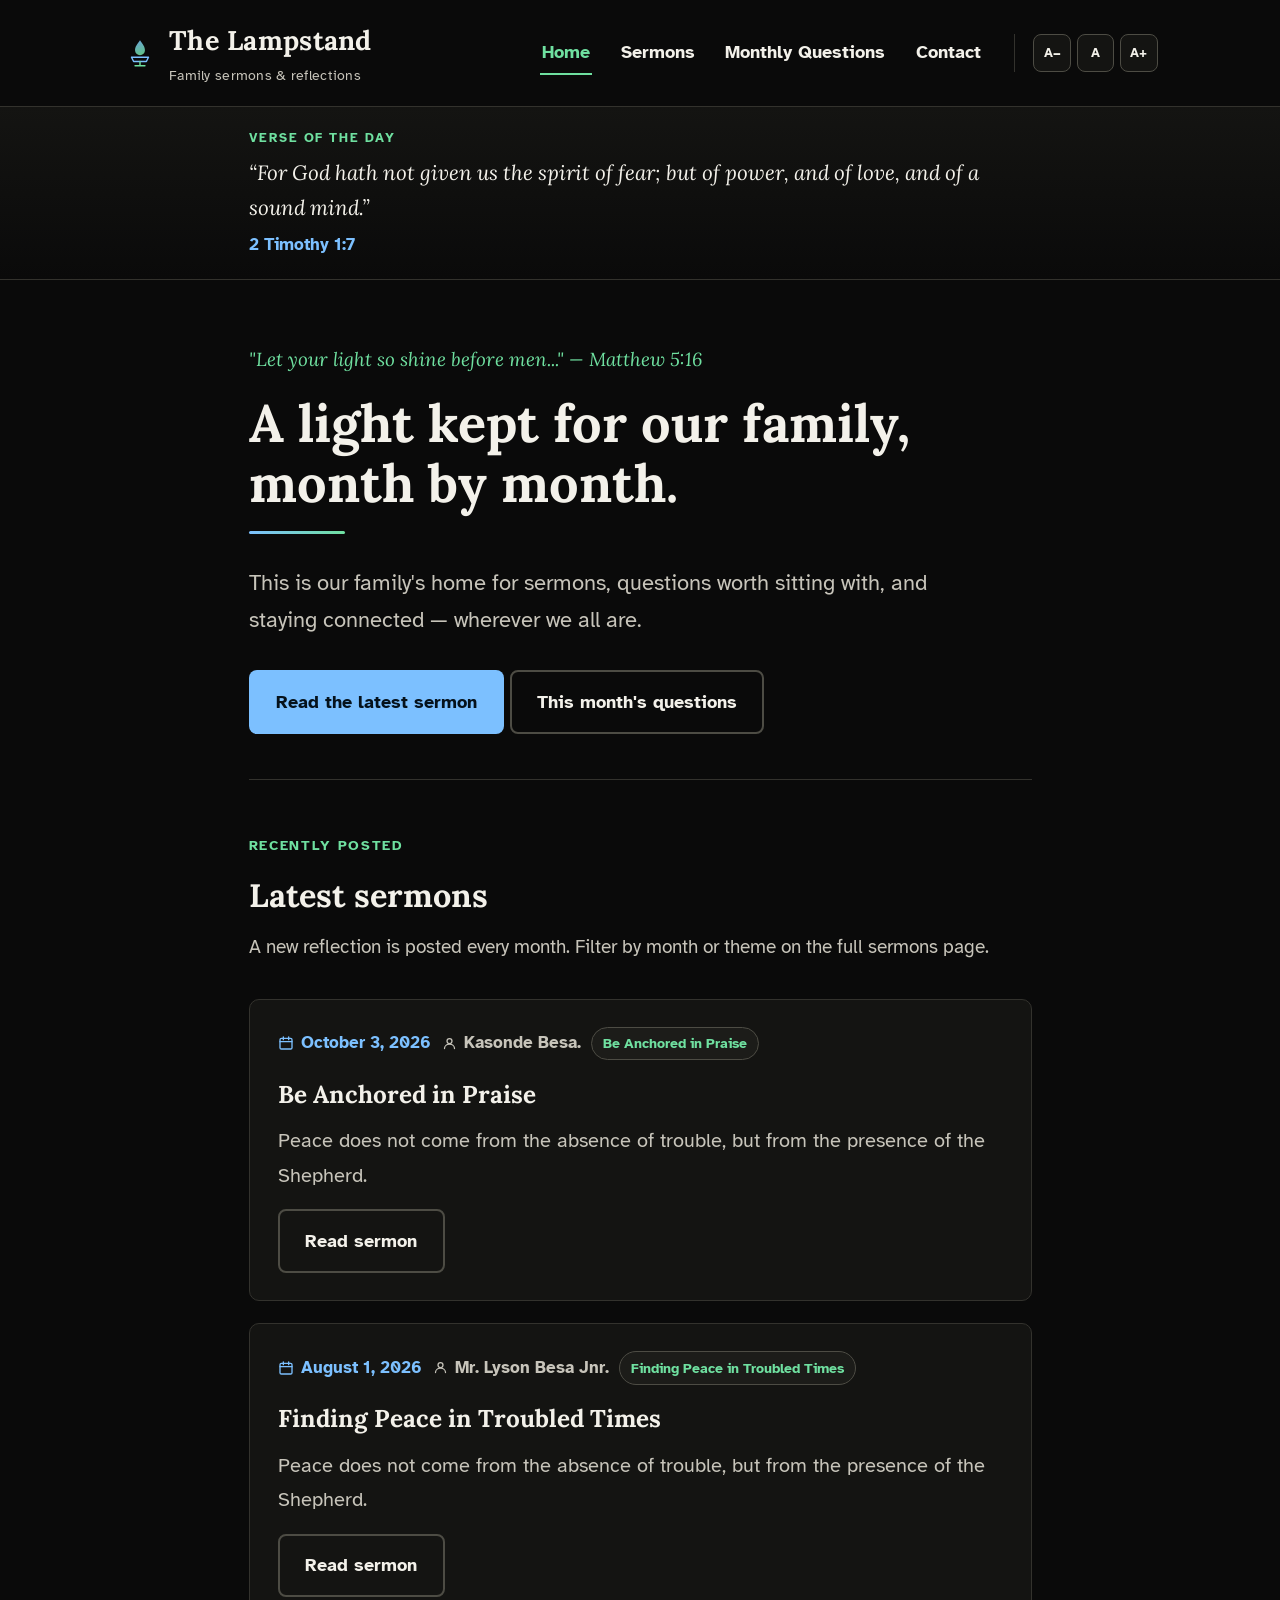
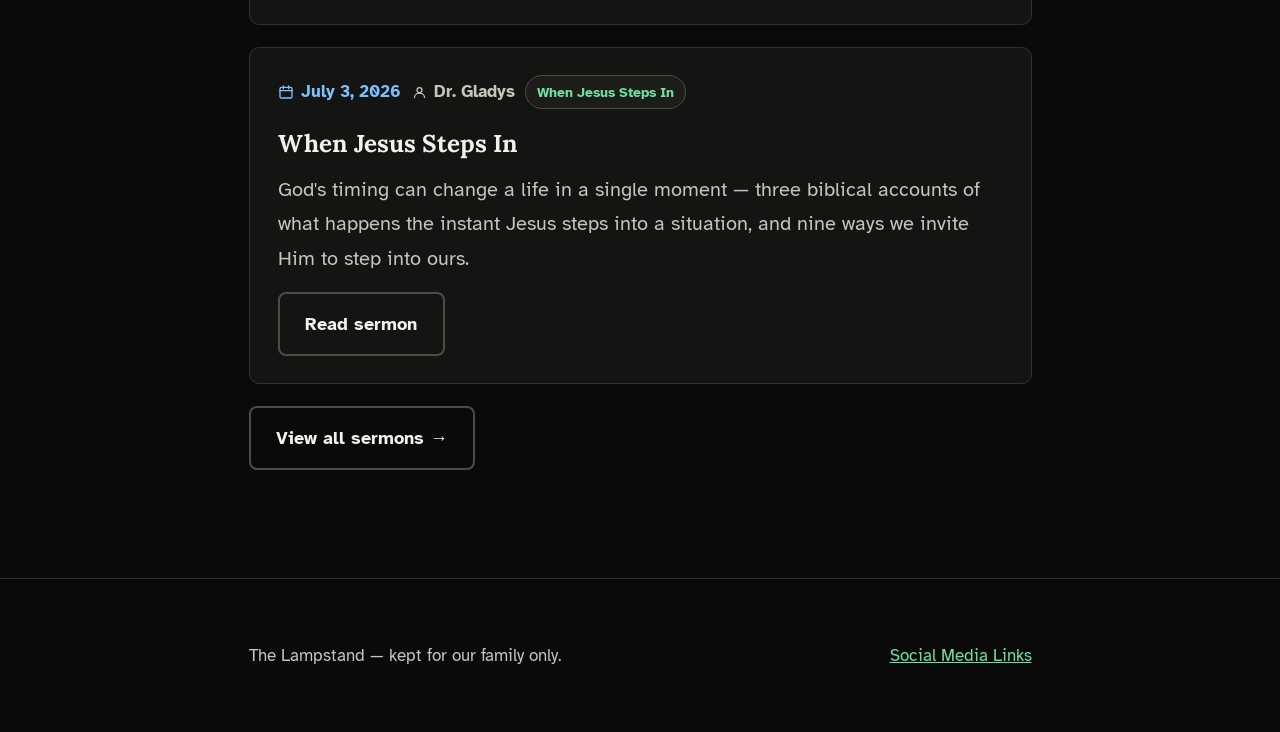
<file: index.html>
<!DOCTYPE html>
<html lang="en">
<head>
<meta charset="UTF-8" />
<meta name="viewport" content="width=device-width, initial-scale=1.0" />
<title>The Lampstand — Family Sermons &amp; Reflections</title>
<meta name="description" content="Monthly family sermons, reflection questions, and a place to stay connected in faith together." />
<link rel="preconnect" href="https://fonts.googleapis.com">
<link rel="preconnect" href="https://fonts.gstatic.com" crossorigin>
<link href="https://fonts.googleapis.com/css2?family=Atkinson+Hyperlegible:ital,wght@0,400;0,700;1,400&family=Lora:ital,wght@0,500;0,600;0,700;1,600&display=swap" rel="stylesheet">
<link rel="stylesheet" href="styles.css" />
</head>
<body data-page="home">
<a href="#main" class="skip-link">Skip to main content</a>

<header class="site-header">
  <div class="header-inner">
    <a class="brand" href="index.html">
      <svg class="lamp-icon" viewBox="0 0 48 48" fill="none" aria-hidden="true">
        <path class="flame-glow" d="M24 6C20 12 17 15 17 20a7 7 0 0 0 14 0c0-5-3-8-7-14Z" fill="url(#flameGrad)"/>
        <path d="M12 30h24l-3 6H15l-3-6Z" stroke="#7cc0ff" stroke-width="2" stroke-linejoin="round"/>
        <path d="M24 36v6M17 42h14" stroke="#6fe0a0" stroke-width="2" stroke-linecap="round"/>
        <defs>
          <linearGradient id="flameGrad" x1="17" y1="6" x2="24" y2="27" gradientUnits="userSpaceOnUse">
            <stop stop-color="#7cc0ff"/>
            <stop offset="1" stop-color="#6fe0a0"/>
          </linearGradient>
        </defs>
      </svg>
      <span>
        <span class="brand-name">The Lampstand</span>
        <span class="brand-tagline">Family sermons &amp; reflections</span>
      </span>
    </a>

    <button class="nav-toggle" aria-expanded="false" aria-controls="site-nav">
      <span class="visually-hidden">Toggle menu</span>
      ☰ Menu
    </button>

    <nav class="site-nav" id="site-nav" aria-label="Main">
      <a href="index.html" aria-current="page">Home</a>
      <a href="sermons.html">Sermons</a>
      <a href="questions.html">Monthly Questions</a>
      <a href="contact.html">Contact</a>
      <div class="text-size-control" role="group" aria-label="Adjust text size">
        <button type="button" data-font-dec aria-label="Decrease text size">A−</button>
        <button type="button" data-font-reset aria-label="Reset text size">A</button>
        <button type="button" data-font-inc aria-label="Increase text size">A+</button>
      </div>
    </nav>
  </div>
</header>

<div class="verse-banner">
  <div class="wrap" id="verse-of-day" aria-live="polite">
    <!-- filled by script.js -->
  </div>
</div>

<main id="main">
  <div class="wrap">
    <section class="hero">
      <p class="hero-verse">"Let your light so shine before men..." — Matthew 5:16</p>
      <h1>A light kept for our family, month by month.</h1>
      <hr class="rule" />
      <p class="lead">This is our family's home for sermons, questions worth sitting with, and staying connected — wherever we all are.</p>
      <a class="btn btn-primary" href="sermons.html">Read the latest sermon</a>
      <a class="btn btn-outline" href="questions.html">This month's questions</a>
    </section>
  </div>

  <div class="wrap">
    <section aria-labelledby="latest-heading">
      <p class="eyebrow">Recently posted</p>
      <h2 class="section-heading" id="latest-heading">Latest sermons</h2>
      <p class="section-sub">A new reflection is posted every month. Filter by month or theme on the full sermons page.</p>
      <div id="latest-sermons" class="card-list"></div>
      <a class="btn btn-outline" href="sermons.html">View all sermons →</a>
    </section>
  </div>
</main>

<footer class="site-footer">
  <div class="wrap">
    <p>The Lampstand — kept for our family only.</p>
    <p><a href="contact.html">Social Media Links</a></p>
  </div>
</footer>

<script src="data.js"></script>
<script src="script.js"></script>
</body>
</html>
</file>
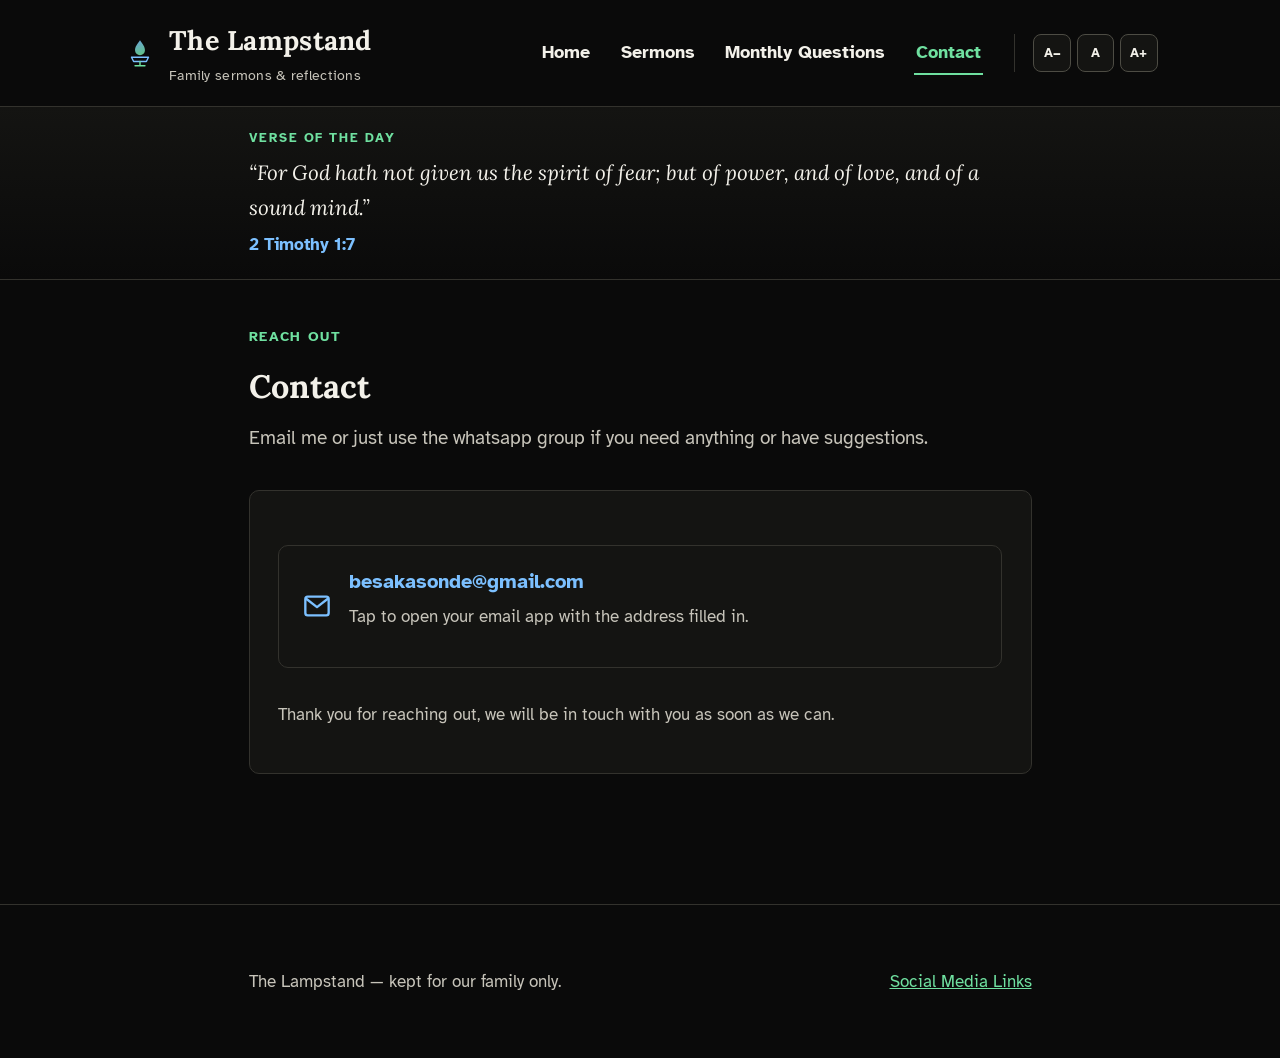
<file: contact.html>
<!DOCTYPE html>
<html lang="en">
<head>
<meta charset="UTF-8" />
<meta name="viewport" content="width=device-width, initial-scale=1.0" />
<title>Contact — The Lampstand</title>
<meta name="description" content="Get in touch with The Lampstand." />
<link rel="preconnect" href="https://fonts.googleapis.com">
<link rel="preconnect" href="https://fonts.gstatic.com" crossorigin>
<link href="https://fonts.googleapis.com/css2?family=Atkinson+Hyperlegible:ital,wght@0,400;0,700;1,400&family=Lora:ital,wght@0,500;0,600;0,700;1,600&display=swap" rel="stylesheet">
<link rel="stylesheet" href="styles.css" />
</head>
<body data-page="contact">
<a href="#main" class="skip-link">Skip to main content</a>

<header class="site-header">
  <div class="header-inner">
    <a class="brand" href="index.html">
      <svg class="lamp-icon" viewBox="0 0 48 48" fill="none" aria-hidden="true">
        <path class="flame-glow" d="M24 6C20 12 17 15 17 20a7 7 0 0 0 14 0c0-5-3-8-7-14Z" fill="url(#flameGrad4)"/>
        <path d="M12 30h24l-3 6H15l-3-6Z" stroke="#7cc0ff" stroke-width="2" stroke-linejoin="round"/>
        <path d="M24 36v6M17 42h14" stroke="#6fe0a0" stroke-width="2" stroke-linecap="round"/>
        <defs>
          <linearGradient id="flameGrad4" x1="17" y1="6" x2="24" y2="27" gradientUnits="userSpaceOnUse">
            <stop stop-color="#7cc0ff"/>
            <stop offset="1" stop-color="#6fe0a0"/>
          </linearGradient>
        </defs>
      </svg>
      <span>
        <span class="brand-name">The Lampstand</span>
        <span class="brand-tagline">Family sermons &amp; reflections</span>
      </span>
    </a>

    <button class="nav-toggle" aria-expanded="false" aria-controls="site-nav">
      <span class="visually-hidden">Toggle menu</span>
      ☰ Menu
    </button>

    <nav class="site-nav" id="site-nav" aria-label="Main">
      <a href="index.html">Home</a>
      <a href="sermons.html">Sermons</a>
      <a href="questions.html">Monthly Questions</a>
      <a href="contact.html" aria-current="page">Contact</a>
      <div class="text-size-control" role="group" aria-label="Adjust text size">
        <button type="button" data-font-dec aria-label="Decrease text size">A−</button>
        <button type="button" data-font-reset aria-label="Reset text size">A</button>
        <button type="button" data-font-inc aria-label="Increase text size">A+</button>
      </div>
    </nav>
  </div>
</header>

<div class="verse-banner">
  <div class="wrap" id="verse-of-day" aria-live="polite">
    <!-- filled by script.js -->
  </div>
</div>

<main id="main">
  <div class="wrap">
    <section style="padding-top:2.5rem;">
      <p class="eyebrow">Reach out</p>
      <h1 class="section-heading">Contact</h1>
      <p class="section-sub">Email me or just use the whatsapp group if you need anything or have suggestions.</p>

      <div class="card contact-card">
        <div class="contact-methods">
          <div class="contact-method">
            <svg width="28" height="28" viewBox="0 0 24 24" fill="none" aria-hidden="true">
              <rect x="2" y="4" width="20" height="16" rx="2" stroke="#7cc0ff" stroke-width="2"/>
              <path d="M3 6l9 7 9-7" stroke="#7cc0ff" stroke-width="2" stroke-linecap="round" stroke-linejoin="round"/>
            </svg>
            <div>
              <a href="mailto:besakasonde@gmail.com?subject=The%20Lampstand">besakasonde@gmail.com</a>
              <p class="desc">Tap to open your email app with the address filled in.</p>
            </div>
          </div>
        </div>

        <p style="margin-top:1.75rem; color: var(--color-text-muted); font-size: 0.95rem;">
          Thank you for reaching out, we will be in touch with you as soon as we can. 
        </p>
      </div>
    </section>
  </div>
</main>

<footer class="site-footer">
  <div class="wrap">
    <p>The Lampstand — kept for our family only.</p>
    <p><a href="contact.html">Social Media Links </a></p>
  </div>
</footer>

<script src="data.js"></script>
<script src="script.js"></script>
</body>
</html>
</file>
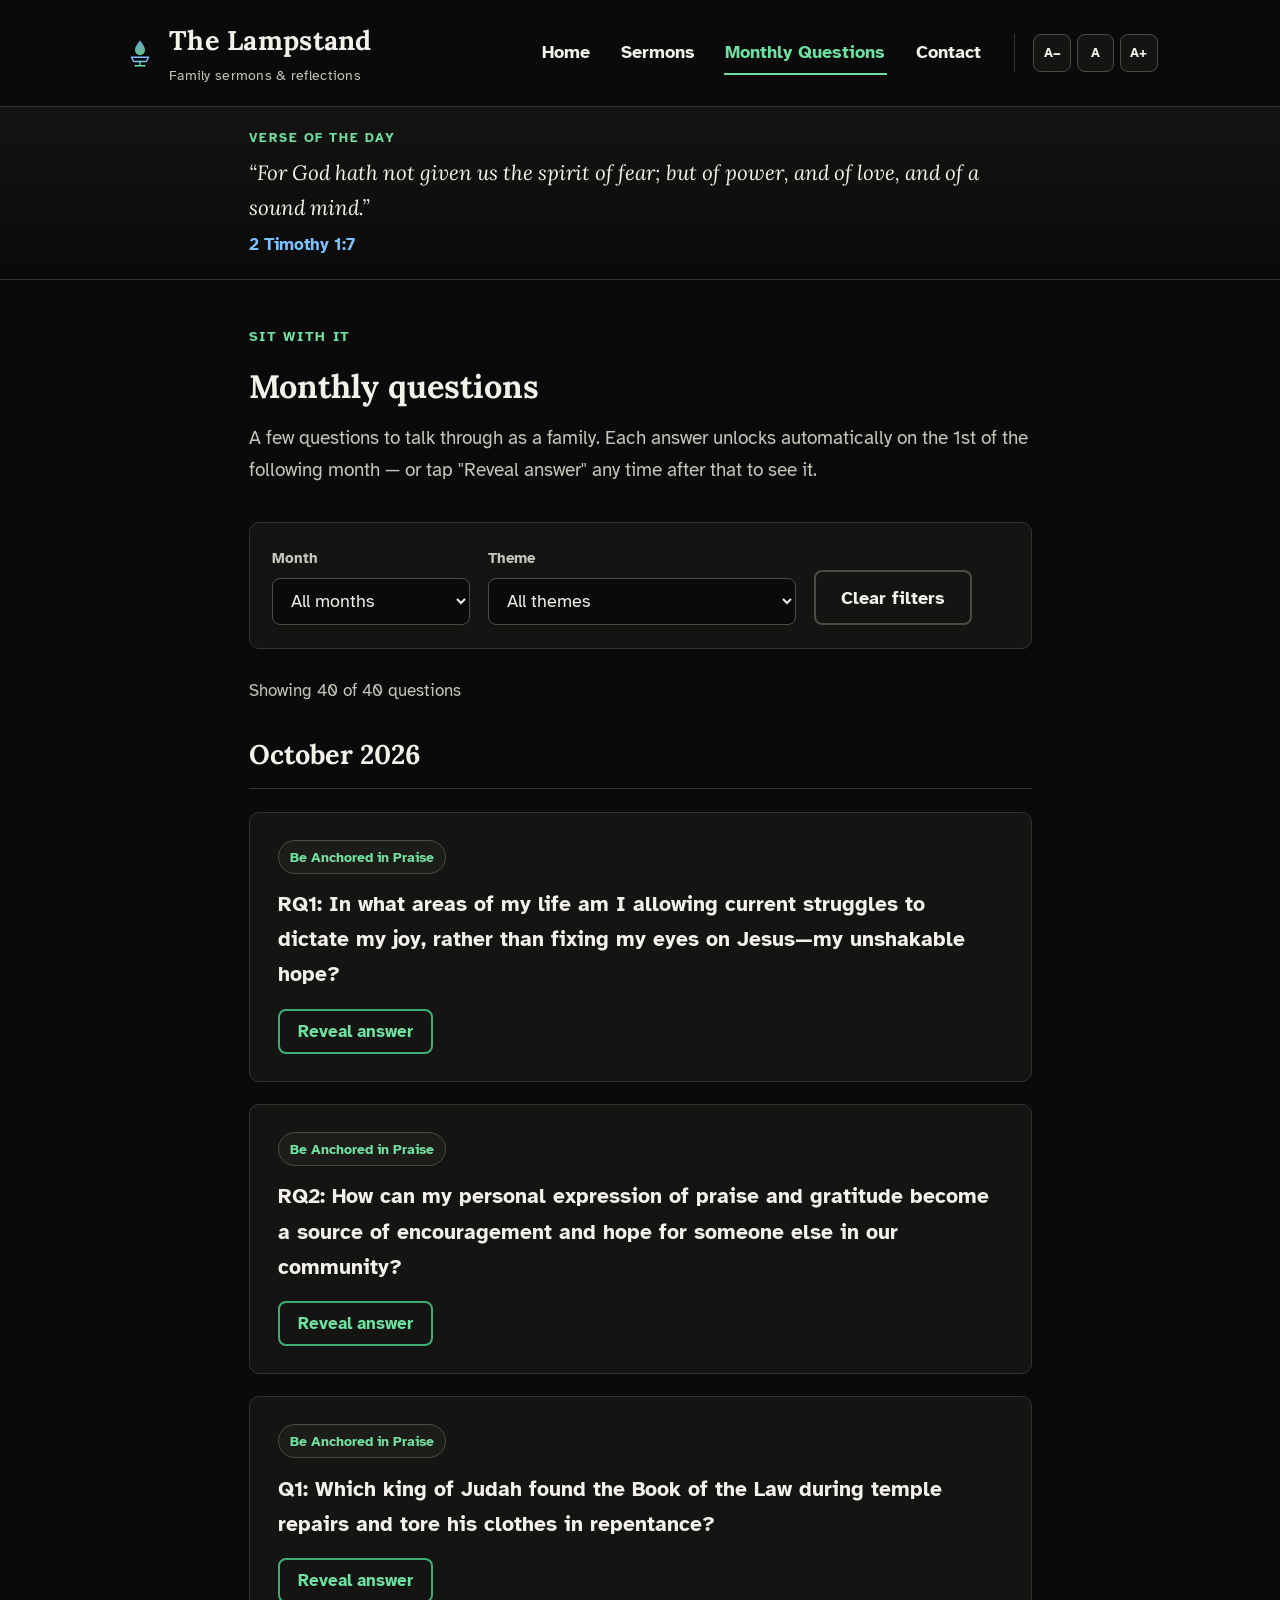
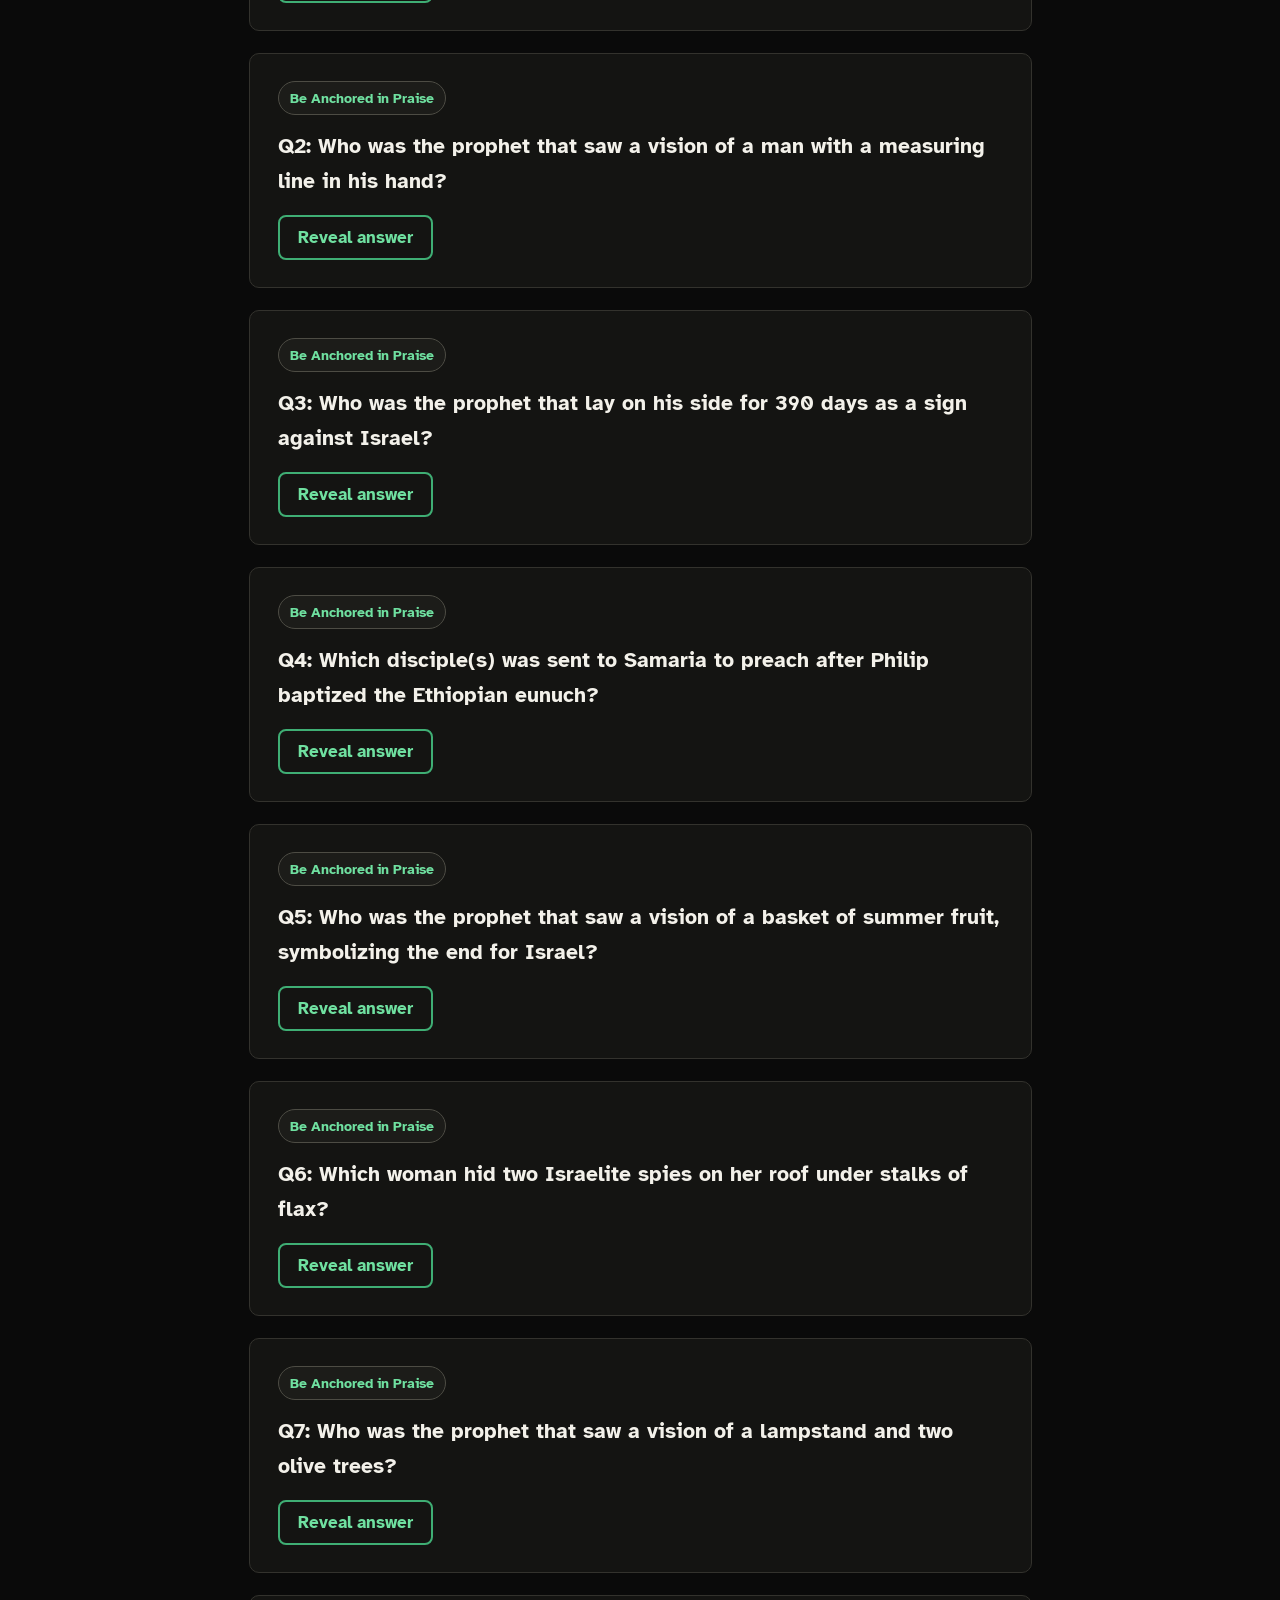
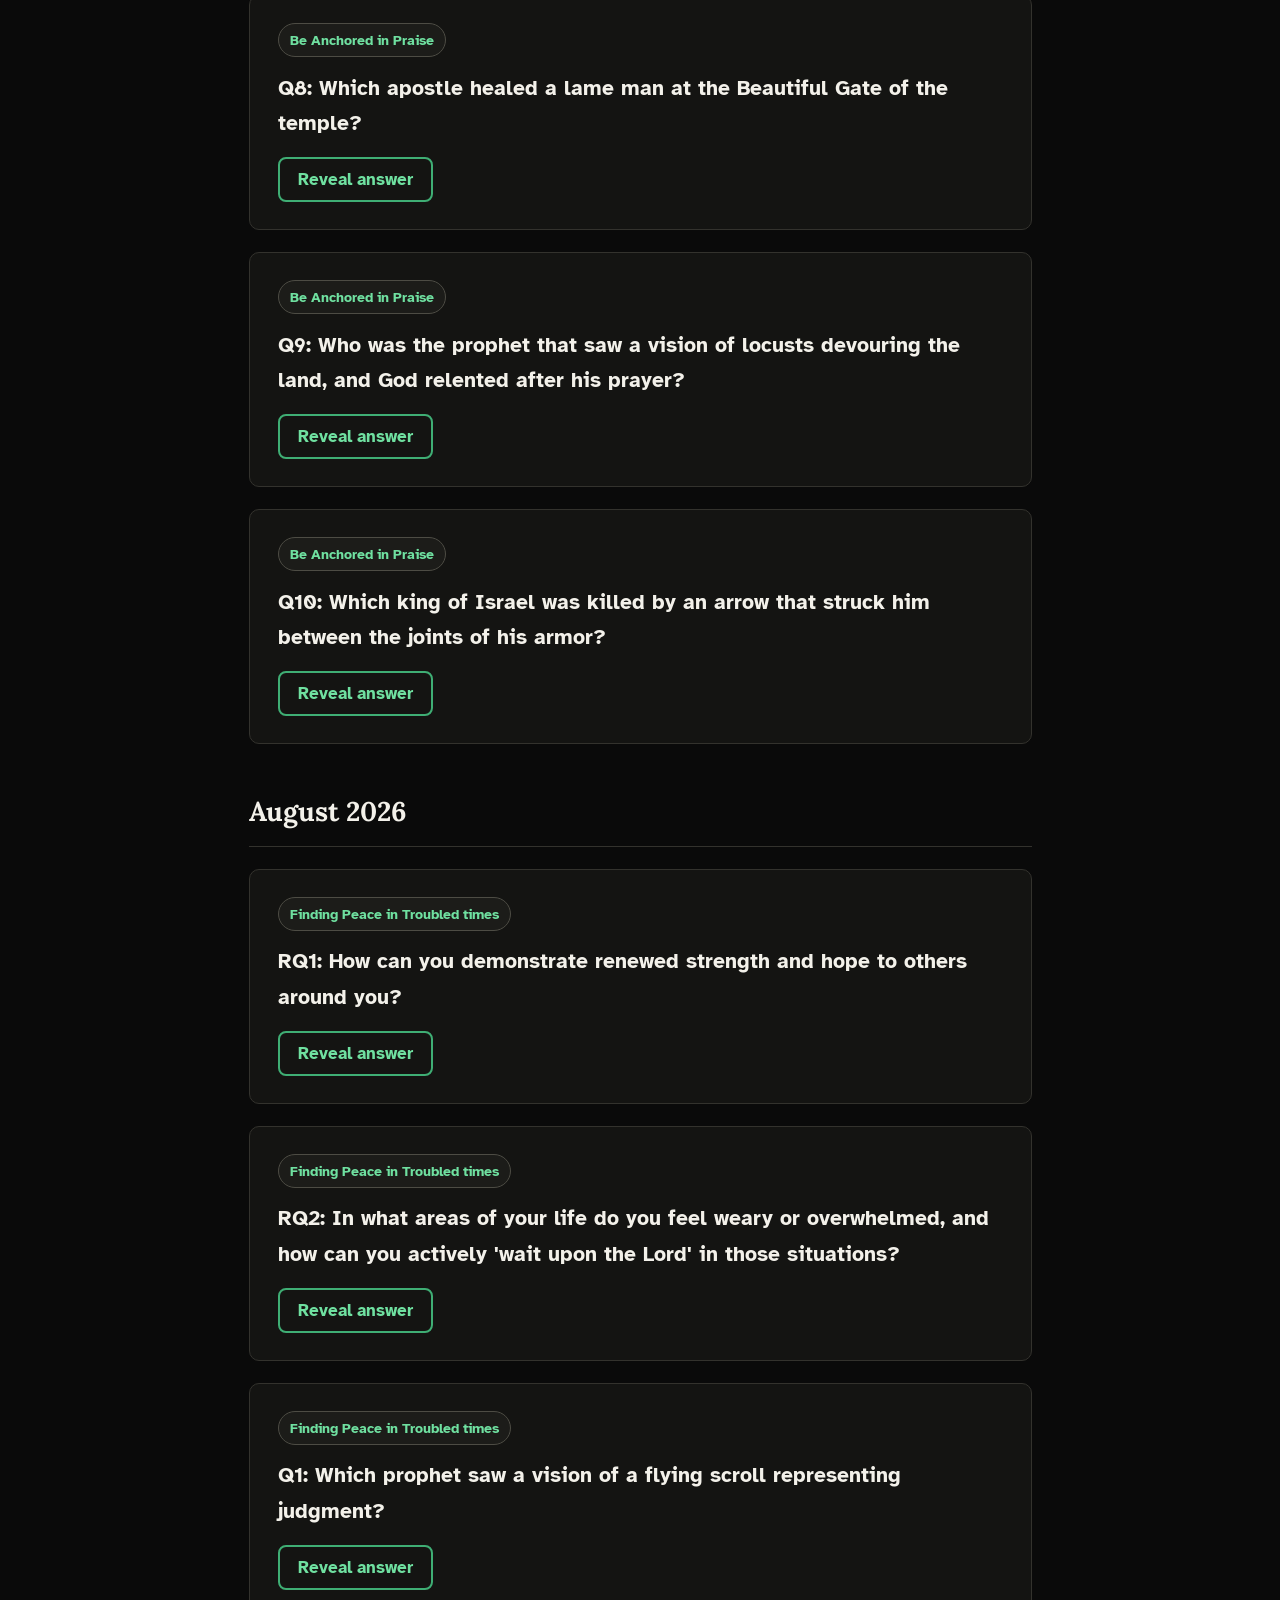
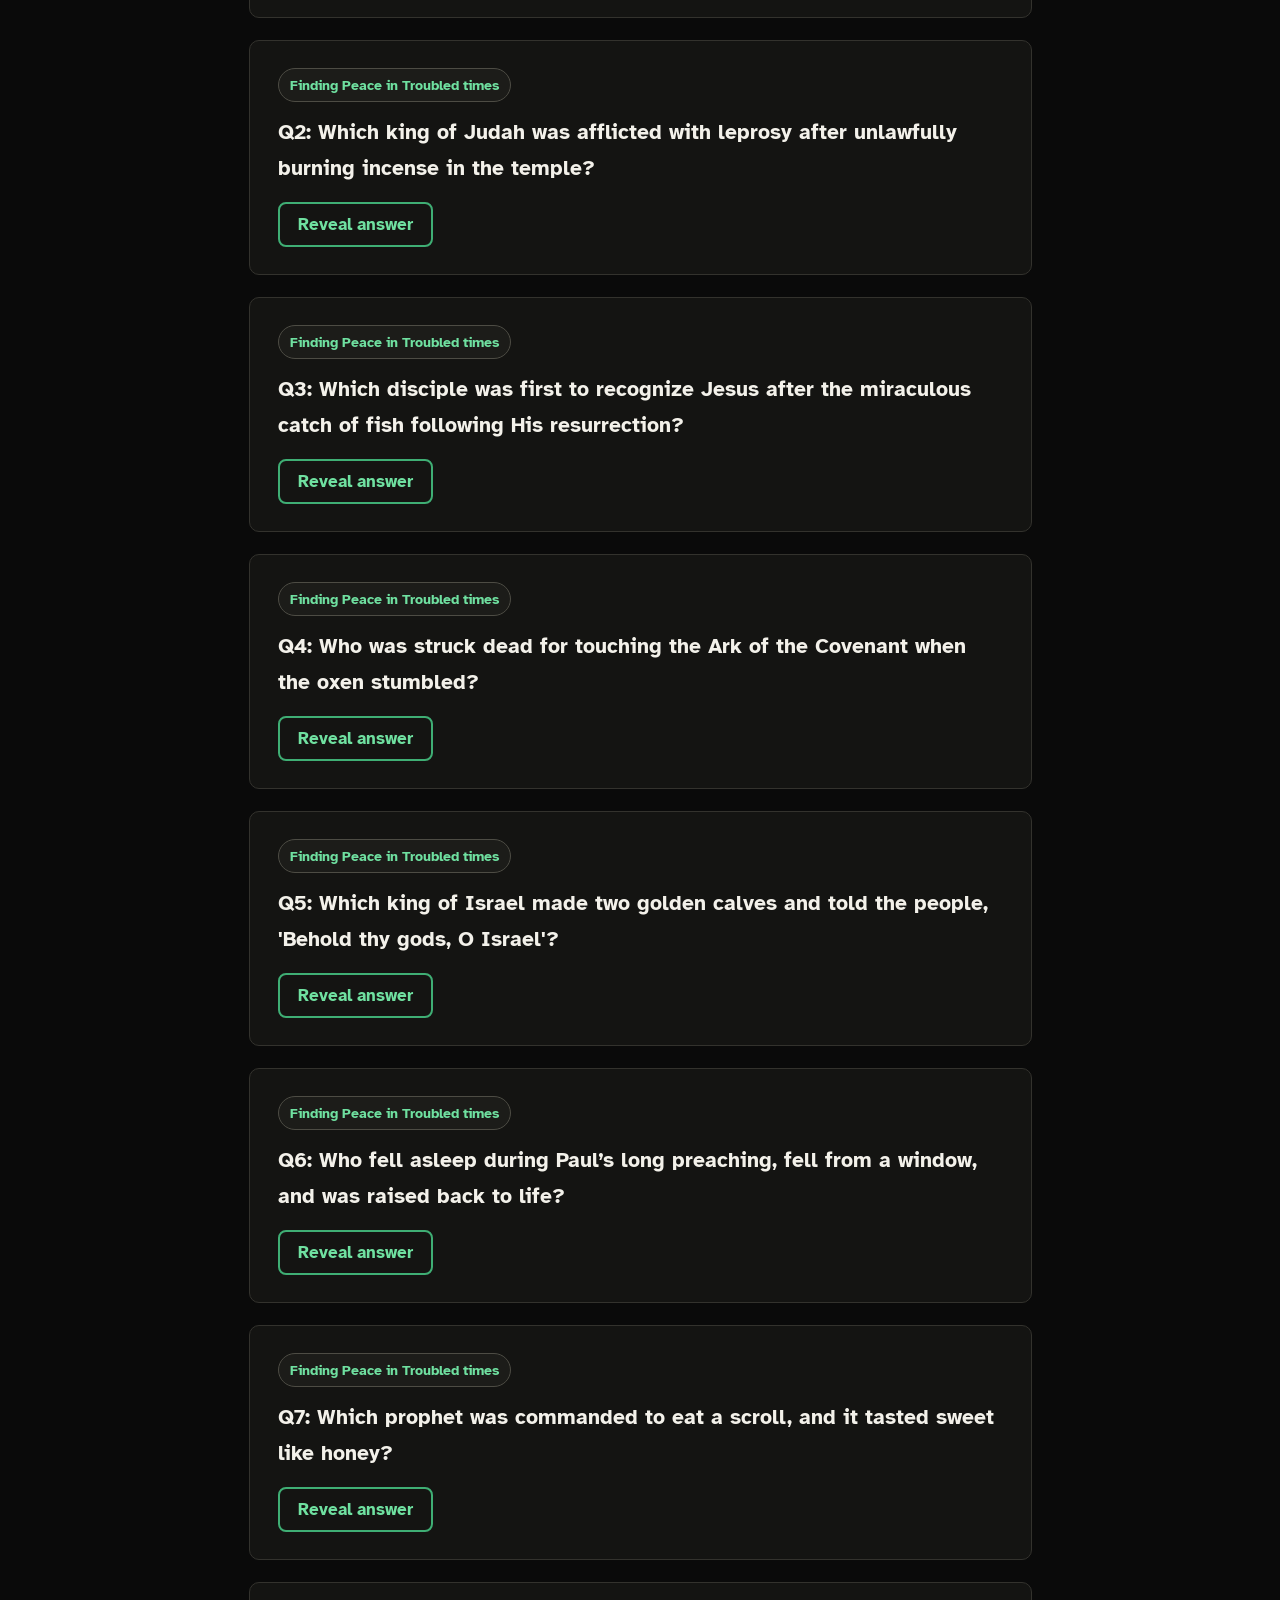
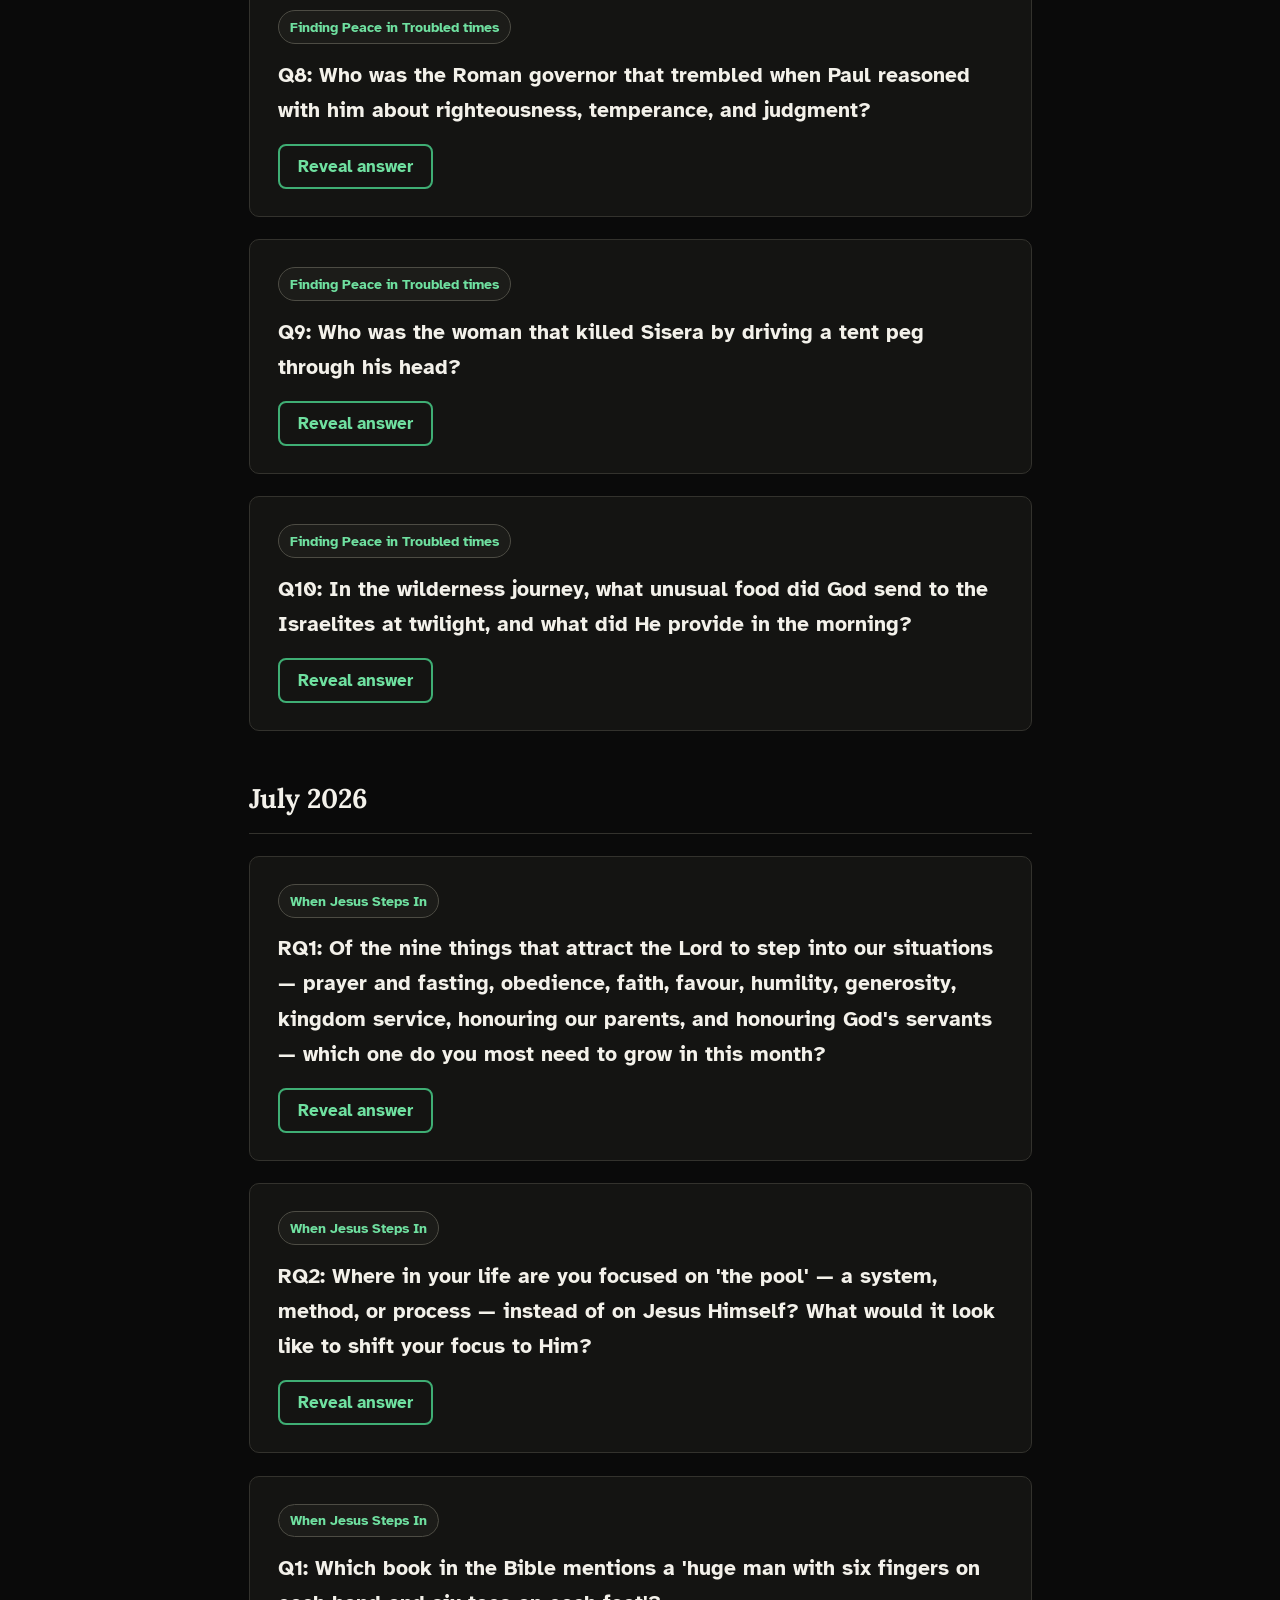
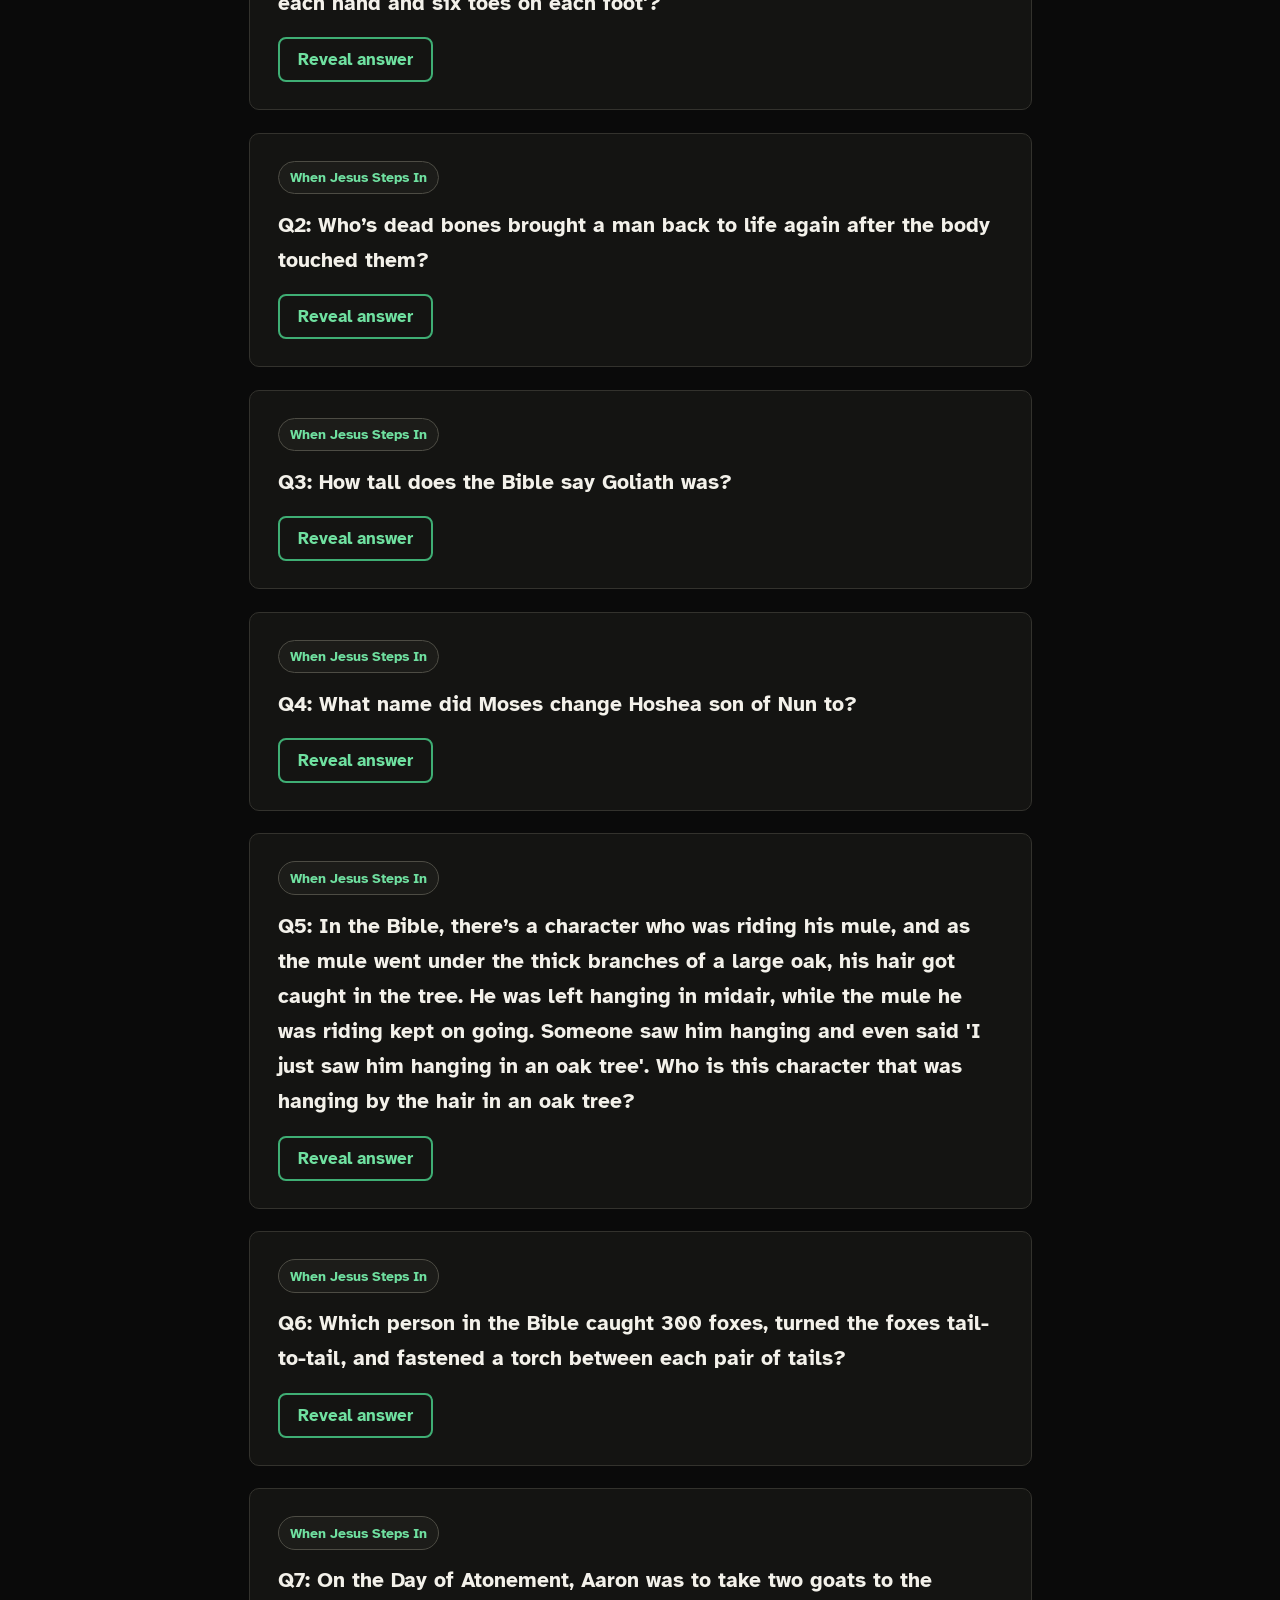
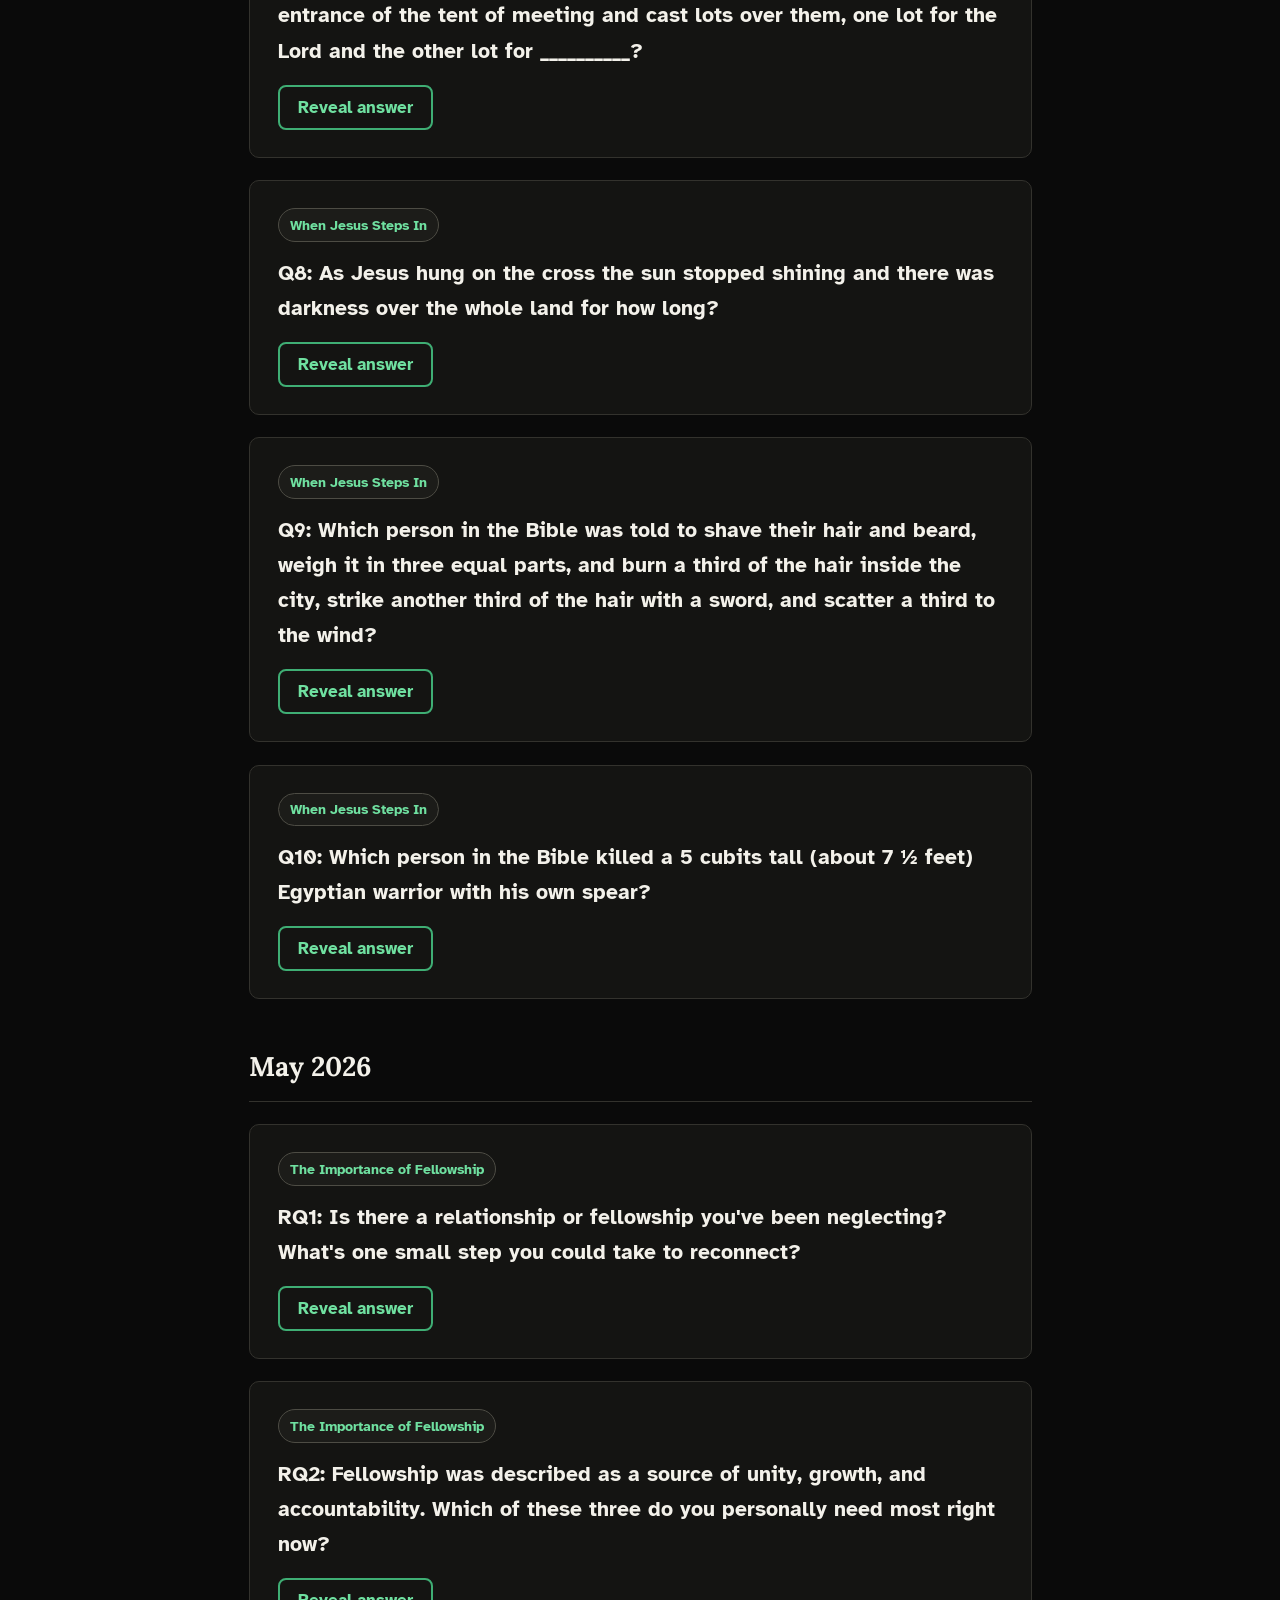
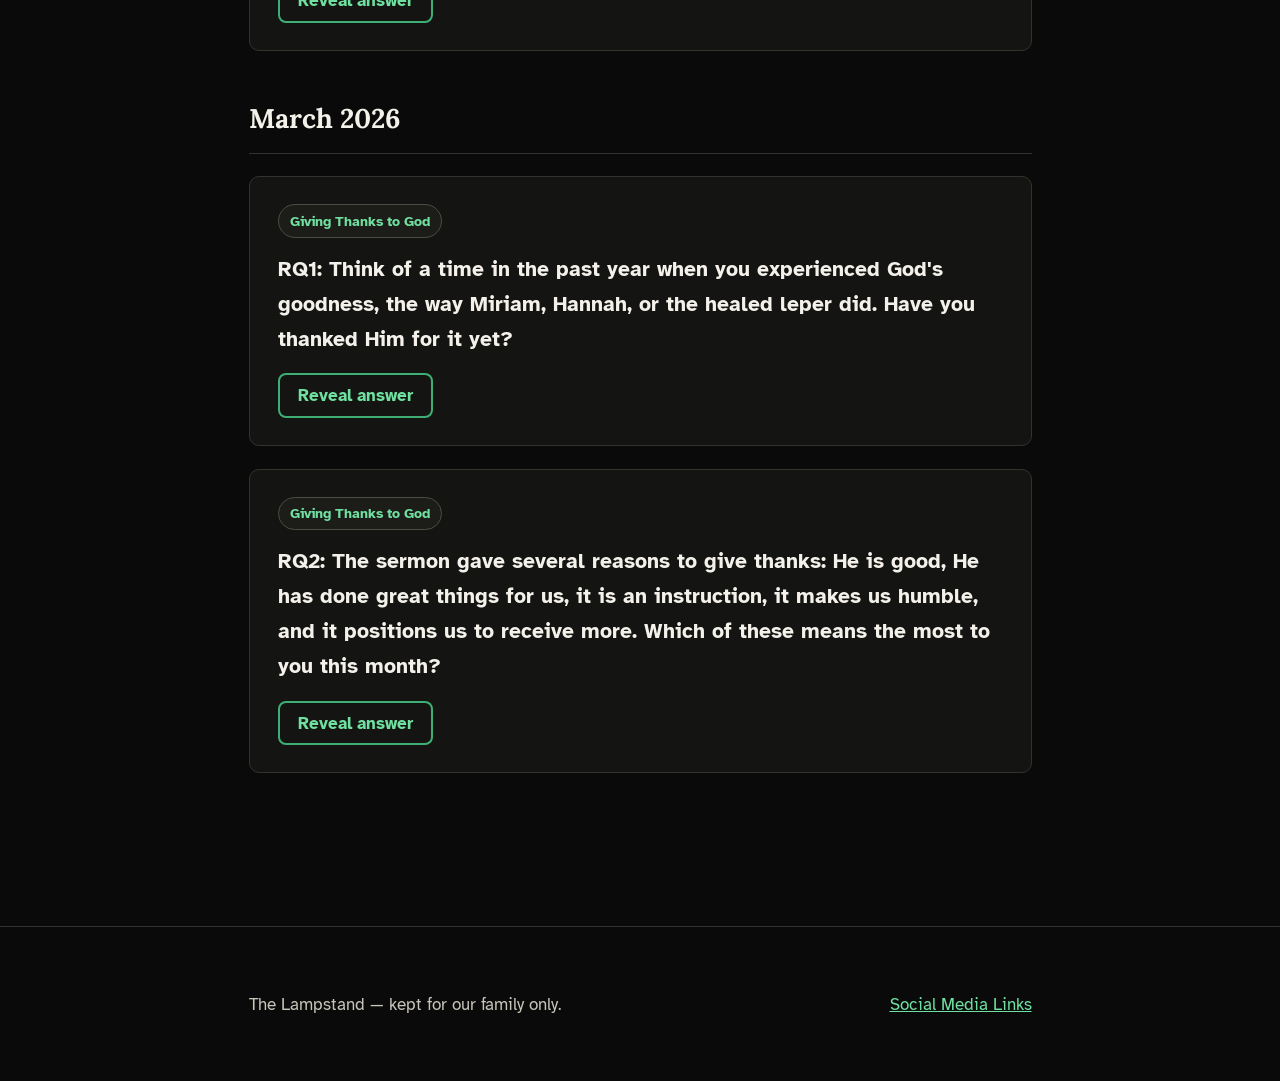
<file: questions.html>
<!DOCTYPE html>
<html lang="en">
<head>
<meta charset="UTF-8" />
<meta name="viewport" content="width=device-width, initial-scale=1.0" />
<title>Monthly Questions — The Lampstand</title>
<meta name="description" content="Family reflection questions for the month, with answers revealed at month's end." />
<link rel="preconnect" href="https://fonts.googleapis.com">
<link rel="preconnect" href="https://fonts.gstatic.com" crossorigin>
<link href="https://fonts.googleapis.com/css2?family=Atkinson+Hyperlegible:ital,wght@0,400;0,700;1,400&family=Lora:ital,wght@0,500;0,600;0,700;1,600&display=swap" rel="stylesheet">
<link rel="stylesheet" href="styles.css" />
</head>
<body data-page="questions">
<a href="#main" class="skip-link">Skip to main content</a>

<header class="site-header">
  <div class="header-inner">
    <a class="brand" href="index.html">
      <svg class="lamp-icon" viewBox="0 0 48 48" fill="none" aria-hidden="true">
        <path class="flame-glow" d="M24 6C20 12 17 15 17 20a7 7 0 0 0 14 0c0-5-3-8-7-14Z" fill="url(#flameGrad3)"/>
        <path d="M12 30h24l-3 6H15l-3-6Z" stroke="#7cc0ff" stroke-width="2" stroke-linejoin="round"/>
        <path d="M24 36v6M17 42h14" stroke="#6fe0a0" stroke-width="2" stroke-linecap="round"/>
        <defs>
          <linearGradient id="flameGrad3" x1="17" y1="6" x2="24" y2="27" gradientUnits="userSpaceOnUse">
            <stop stop-color="#7cc0ff"/>
            <stop offset="1" stop-color="#6fe0a0"/>
          </linearGradient>
        </defs>
      </svg>
      <span>
        <span class="brand-name">The Lampstand</span>
        <span class="brand-tagline">Family sermons &amp; reflections</span>
      </span>
    </a>

    <button class="nav-toggle" aria-expanded="false" aria-controls="site-nav">
      <span class="visually-hidden">Toggle menu</span>
      ☰ Menu
    </button>

    <nav class="site-nav" id="site-nav" aria-label="Main">
      <a href="index.html">Home</a>
      <a href="sermons.html">Sermons</a>
      <a href="questions.html" aria-current="page">Monthly Questions</a>
      <a href="contact.html">Contact</a>
      <div class="text-size-control" role="group" aria-label="Adjust text size">
        <button type="button" data-font-dec aria-label="Decrease text size">A−</button>
        <button type="button" data-font-reset aria-label="Reset text size">A</button>
        <button type="button" data-font-inc aria-label="Increase text size">A+</button>
      </div>
    </nav>
  </div>
</header>

<div class="verse-banner">
  <div class="wrap" id="verse-of-day" aria-live="polite">
    <!-- filled by script.js -->
  </div>
</div>

<main id="main">
  <div class="wrap">
    <section style="padding-top:2.5rem;">
      <p class="eyebrow">Sit with it</p>
      <h1 class="section-heading">Monthly questions</h1>
      <p class="section-sub">
        A few questions to talk through as a family. Each answer unlocks automatically on the 1st of
        the following month — or tap "Reveal answer" any time after that to see it.
      </p>

      <form class="filters" onsubmit="return false;">
        <div class="field">
          <label for="q-filter-month">Month</label>
          <select id="q-filter-month">
            <option value="">All months</option>
          </select>
        </div>
        <div class="field">
          <label for="q-filter-theme">Theme</label>
          <select id="q-filter-theme">
            <option value="">All themes</option>
          </select>
        </div>
        <button type="button" id="q-filter-clear" class="btn btn-outline">Clear filters</button>
      </form>

      <p id="q-result-count" class="result-count"></p>

      <div id="questions-container"></div>
    </section>
  </div>
</main>

<footer class="site-footer">
  <div class="wrap">
    <p>The Lampstand — kept for our family only.</p>
    <p><a href="contact.html">Social Media Links</a></p>
  </div>
</footer>

<script src="data.js"></script>
<script src="script.js"></script>
</body>
</html>
</file>
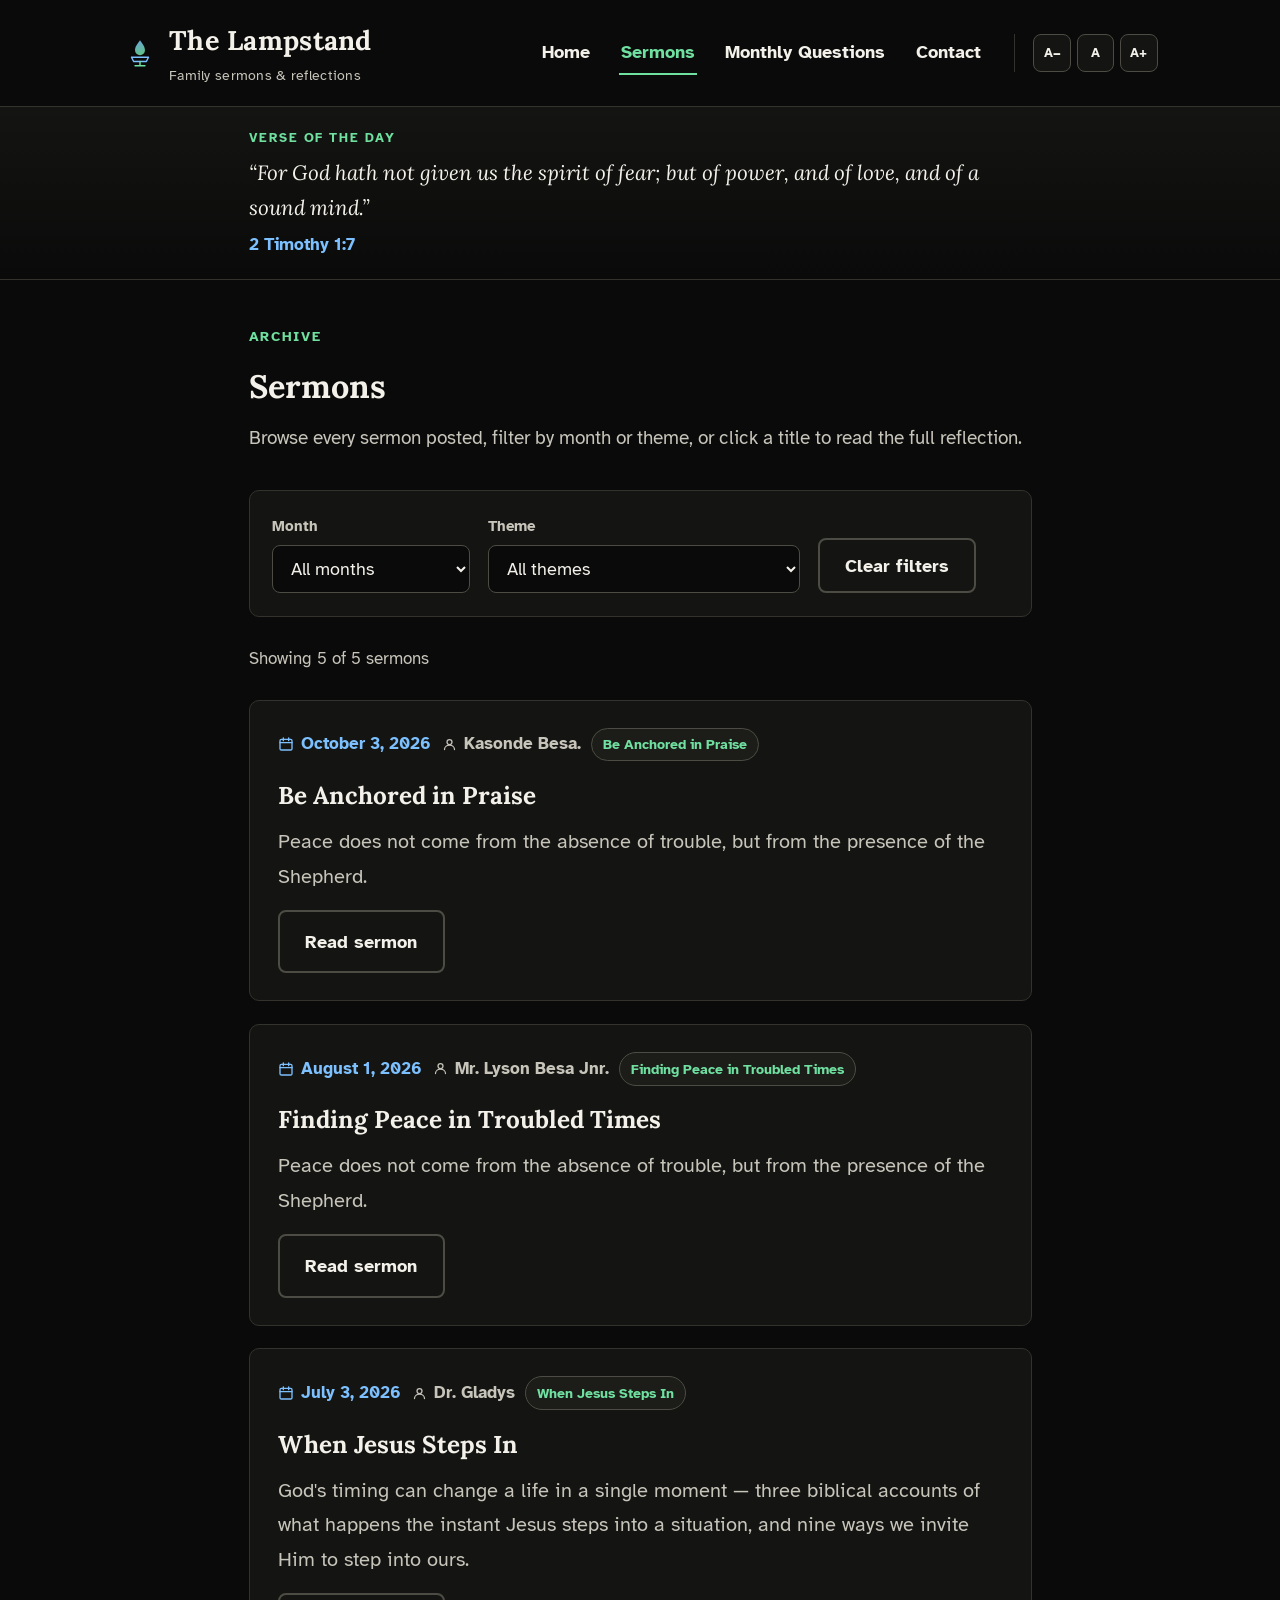
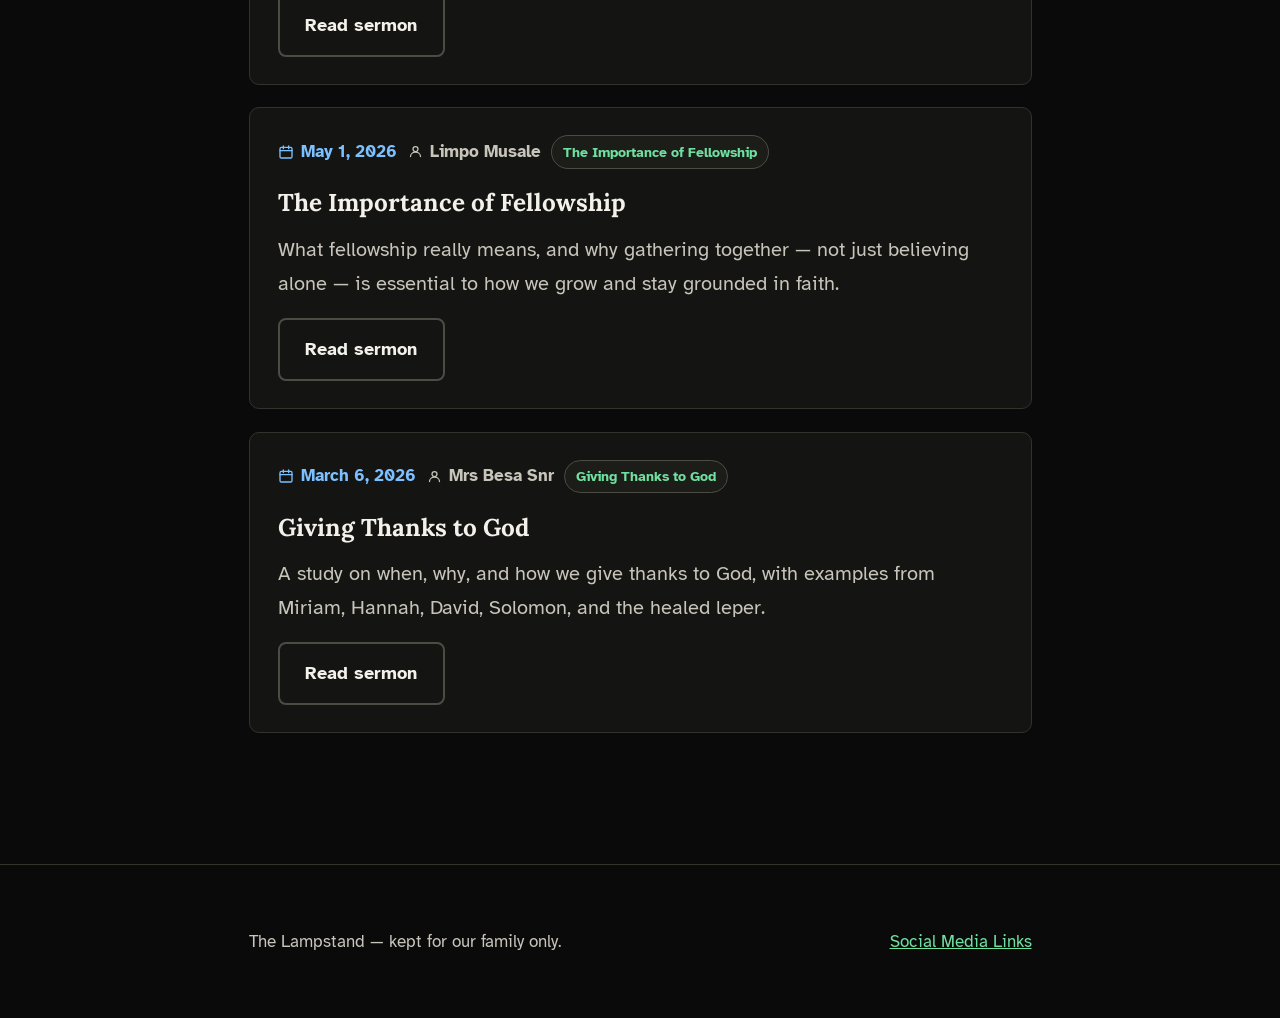
<file: sermons.html>
<!DOCTYPE html>
<html lang="en">
<head>
<meta charset="UTF-8" />
<meta name="viewport" content="width=device-width, initial-scale=1.0" />
<title>Sermons — The Lampstand</title>
<meta name="description" content="Browse family sermons by month or theme." />
<link rel="preconnect" href="https://fonts.googleapis.com">
<link rel="preconnect" href="https://fonts.gstatic.com" crossorigin>
<link href="https://fonts.googleapis.com/css2?family=Atkinson+Hyperlegible:ital,wght@0,400;0,700;1,400&family=Lora:ital,wght@0,500;0,600;0,700;1,600&display=swap" rel="stylesheet">
<link rel="stylesheet" href="styles.css" />
</head>
<body data-page="sermons">
<a href="#main" class="skip-link">Skip to main content</a>

<header class="site-header">
  <div class="header-inner">
    <a class="brand" href="index.html">
      <svg class="lamp-icon" viewBox="0 0 48 48" fill="none" aria-hidden="true">
        <path class="flame-glow" d="M24 6C20 12 17 15 17 20a7 7 0 0 0 14 0c0-5-3-8-7-14Z" fill="url(#flameGrad2)"/>
        <path d="M12 30h24l-3 6H15l-3-6Z" stroke="#7cc0ff" stroke-width="2" stroke-linejoin="round"/>
        <path d="M24 36v6M17 42h14" stroke="#6fe0a0" stroke-width="2" stroke-linecap="round"/>
        <defs>
          <linearGradient id="flameGrad2" x1="17" y1="6" x2="24" y2="27" gradientUnits="userSpaceOnUse">
            <stop stop-color="#7cc0ff"/>
            <stop offset="1" stop-color="#6fe0a0"/>
          </linearGradient>
        </defs>
      </svg>
      <span>
        <span class="brand-name">The Lampstand</span>
        <span class="brand-tagline">Family sermons &amp; reflections</span>
      </span>
    </a>

    <button class="nav-toggle" aria-expanded="false" aria-controls="site-nav">
      <span class="visually-hidden">Toggle menu</span>
      ☰ Menu
    </button>

    <nav class="site-nav" id="site-nav" aria-label="Main">
      <a href="index.html">Home</a>
      <a href="sermons.html" aria-current="page">Sermons</a>
      <a href="questions.html">Monthly Questions</a>
      <a href="contact.html">Contact</a>
      <div class="text-size-control" role="group" aria-label="Adjust text size">
        <button type="button" data-font-dec aria-label="Decrease text size">A−</button>
        <button type="button" data-font-reset aria-label="Reset text size">A</button>
        <button type="button" data-font-inc aria-label="Increase text size">A+</button>
      </div>
    </nav>
  </div>
</header>

<div class="verse-banner">
  <div class="wrap" id="verse-of-day" aria-live="polite">
    <!-- filled by script.js -->
  </div>
</div>

<main id="main">
  <div class="wrap">
    <section style="padding-top:2.5rem;">
      <p class="eyebrow">Archive</p>
      <h1 class="section-heading">Sermons</h1>
      <p class="section-sub">Browse every sermon posted, filter by month or theme, or click a title to read the full reflection.</p>

      <div id="sermon-detail" hidden class="sermon-detail"></div>

      <form class="filters" onsubmit="return false;">
        <div class="field">
          <label for="filter-month">Month</label>
          <select id="filter-month">
            <option value="">All months</option>
          </select>
        </div>
        <div class="field">
          <label for="filter-theme">Theme</label>
          <select id="filter-theme">
            <option value="">All themes</option>
          </select>
        </div>
        <button type="button" id="filter-clear" class="btn btn-outline">Clear filters</button>
      </form>

      <p id="result-count" class="result-count"></p>

      <div id="sermon-list" class="card-list"></div>
    </section>
  </div>
</main>

<footer class="site-footer">
  <div class="wrap">
    <p>The Lampstand — kept for our family only.</p>
    <p><a href="contact.html">Social Media Links</a></p>
  </div>
</footer>

<script src="data.js"></script>
<script src="script.js"></script>
</body>
</html>
</file>
<file: styles.css>
/* =========================================================
   THE LAMPSTAND — stylesheet
   Palette: near-black backdrop, warm-white text, blue + green accents.
   Built for readability: large type, high contrast, visible focus.
   ========================================================= */

:root {
  /* Colors */
  --color-bg: #0a0a0a;
  --color-bg-elevated: #141412;
  --color-bg-elevated-2: #1c1c19;
  --color-text: #f3f1ea;
  --color-text-muted: #c7c4ba;
  --color-blue: #7cc0ff;
  --color-blue-dim: #4a90d9;
  --color-green: #6fe0a0;
  --color-green-dim: #3fae74;
  --color-border: #33322d;
  --color-border-strong: #4d4c44;
  --color-focus: #9fd6ff;

  /* Type */
  --font-display: 'Lora', Georgia, 'Times New Roman', serif;
  --font-body: 'Atkinson Hyperlegible', -apple-system, Segoe UI, Arial, sans-serif;

  /* Scalable base — adjusted by the text-size control via JS */
  --font-scale: 1;
  font-size: calc(18px * var(--font-scale));

  --max-width: 46rem;
  --radius: 10px;
}

* { box-sizing: border-box; }

html {
  scroll-behavior: smooth;
}

@media (prefers-reduced-motion: reduce) {
  html { scroll-behavior: auto; }
  * { animation-duration: 0.001ms !important; animation-iteration-count: 1 !important; transition-duration: 0.001ms !important; }
}

body {
  margin: 0;
  background: var(--color-bg);
  color: var(--color-text);
  font-family: var(--font-body);
  font-size: 1.125rem;
  line-height: 1.7;
  -webkit-font-smoothing: antialiased;
}

img { max-width: 100%; }

/* ---------- Skip link ---------- */
.skip-link {
  position: absolute;
  left: -999px;
  top: auto;
  background: var(--color-blue);
  color: #05121c;
  padding: 0.9rem 1.4rem;
  border-radius: 0 0 8px 0;
  font-weight: 700;
  z-index: 200;
}
.skip-link:focus {
  left: 0;
  top: 0;
}

/* ---------- Focus visibility (critical for accessibility) ---------- */
a:focus-visible,
button:focus-visible,
select:focus-visible,
input:focus-visible,
summary:focus-visible {
  outline: 3px solid var(--color-focus);
  outline-offset: 3px;
  border-radius: 4px;
}

/* ---------- Layout helpers ---------- */
.wrap {
  max-width: var(--max-width);
  margin: 0 auto;
  padding: 0 1.25rem;
}
.wrap--wide { max-width: 60rem; }

main { display: block; }

section { padding: 3rem 0; }

/* ---------- Header ---------- */
.site-header {
  border-bottom: 1px solid var(--color-border);
  background: var(--color-bg);
  position: sticky;
  top: 0;
  z-index: 100;
}
.header-inner {
  max-width: 60rem;
  margin: 0 auto;
  padding: 1rem 1.25rem;
  display: flex;
  align-items: center;
  justify-content: space-between;
  gap: 1rem;
  flex-wrap: wrap;
}

.brand {
  display: flex;
  align-items: center;
  gap: 0.7rem;
  text-decoration: none;
  color: var(--color-text);
}
.brand:hover .flame-glow { opacity: 1; }
.brand-name {
  font-family: var(--font-display);
  font-weight: 700;
  font-size: 1.5rem;
  letter-spacing: 0.01em;
}
.brand-tagline {
  display: block;
  font-family: var(--font-body);
  font-size: 0.78rem;
  font-weight: 400;
  color: var(--color-text-muted);
  letter-spacing: 0.02em;
}

.lamp-icon { width: 34px; height: 34px; flex-shrink: 0; }
.flame-glow {
  opacity: 0.85;
  transform-origin: 50% 100%;
  animation: flicker 3.4s ease-in-out infinite;
}
@keyframes flicker {
  0%, 100% { transform: scale(1) translateY(0); opacity: 0.85; }
  25% { transform: scale(1.04, 0.97) translateY(-0.3px); opacity: 1; }
  50% { transform: scale(0.97, 1.03) translateY(0.2px); opacity: 0.9; }
  75% { transform: scale(1.02, 0.98) translateY(-0.2px); opacity: 0.95; }
}

/* ---------- Nav ---------- */
.nav-toggle {
  display: none;
  background: transparent;
  border: 1px solid var(--color-border-strong);
  color: var(--color-text);
  border-radius: 8px;
  padding: 0.5rem 0.75rem;
  font-size: 1rem;
  cursor: pointer;
}

.site-nav {
  display: flex;
  align-items: center;
  gap: 1.5rem;
  flex-wrap: wrap;
}
.site-nav a {
  color: var(--color-text);
  text-decoration: none;
  font-weight: 700;
  font-size: 1rem;
  padding: 0.35rem 0.1rem;
  border-bottom: 2px solid transparent;
}
.site-nav a:hover,
.site-nav a[aria-current="page"] {
  border-bottom-color: var(--color-green);
  color: var(--color-green);
}

.text-size-control {
  display: flex;
  align-items: center;
  gap: 0.3rem;
  border-left: 1px solid var(--color-border);
  padding-left: 1rem;
  margin-left: 0.25rem;
}
.text-size-control button {
  background: var(--color-bg-elevated);
  border: 1px solid var(--color-border-strong);
  color: var(--color-text);
  width: 2.1rem;
  height: 2.1rem;
  border-radius: 8px;
  font-weight: 700;
  cursor: pointer;
  font-family: var(--font-body);
}
.text-size-control button:hover { border-color: var(--color-blue); color: var(--color-blue); }
.text-size-control span {
  font-size: 0.7rem;
  color: var(--color-text-muted);
  padding: 0 0.15rem;
}

@media (max-width: 720px) {
  .nav-toggle { display: inline-block; }
  .site-nav {
    display: none;
    width: 100%;
    flex-direction: column;
    align-items: stretch;
    gap: 0;
    border-top: 1px solid var(--color-border);
    margin-top: 1rem;
    padding-top: 0.75rem;
  }
  .site-nav.open { display: flex; }
  .site-nav a { padding: 0.75rem 0.25rem; border-bottom: 1px solid var(--color-border); }
  .text-size-control {
    border-left: none;
    border-top: 1px solid var(--color-border);
    padding-left: 0;
    padding-top: 0.75rem;
    margin-left: 0;
    margin-top: 0.5rem;
  }
}

/* ---------- Verse of the day ---------- */
.verse-banner {
  border-bottom: 1px solid var(--color-border);
  background: linear-gradient(180deg, var(--color-bg-elevated), var(--color-bg));
}
.verse-banner .wrap {
  padding-top: 1.1rem;
  padding-bottom: 1.1rem;
}
.verse-label {
  text-transform: uppercase;
  letter-spacing: 0.12em;
  font-size: 0.72rem;
  font-weight: 700;
  color: var(--color-green);
  margin: 0 0 0.35rem;
}
.verse-text {
  font-family: var(--font-display);
  font-style: italic;
  font-size: 1.15rem;
  color: var(--color-text);
  margin: 0 0 0.3rem;
  max-width: 42rem;
}
.verse-ref {
  color: var(--color-blue);
  font-weight: 700;
  font-size: 0.92rem;
  margin: 0;
}

/* ---------- Hero ---------- */
.hero {
  padding: 3.5rem 0 2.5rem;
  border-bottom: 1px solid var(--color-border);
}
.hero-verse {
  font-family: var(--font-display);
  font-style: italic;
  color: var(--color-green);
  font-size: 1.05rem;
  margin: 0 0 1rem;
}
.hero h1 {
  font-family: var(--font-display);
  font-size: clamp(2rem, 5vw, 2.9rem);
  line-height: 1.15;
  margin: 0 0 1rem;
}
.hero p.lead {
  font-size: 1.2rem;
  color: var(--color-text-muted);
  max-width: 40rem;
  margin: 0 0 1.75rem;
}
.rule {
  height: 3px;
  width: 96px;
  border: none;
  border-radius: 3px;
  background: linear-gradient(90deg, var(--color-blue), var(--color-green));
  margin: 0 0 1.75rem;
}

/* ---------- Buttons ---------- */
.btn {
  display: inline-flex;
  align-items: center;
  gap: 0.5rem;
  font-family: var(--font-body);
  font-weight: 700;
  font-size: 1rem;
  padding: 0.8rem 1.4rem;
  border-radius: 8px;
  text-decoration: none;
  border: 2px solid transparent;
  cursor: pointer;
}
.btn-primary {
  background: var(--color-blue);
  color: #05121c;
}
.btn-primary:hover { background: #97ceff; }
.btn-outline {
  background: transparent;
  border-color: var(--color-border-strong);
  color: var(--color-text);
}
.btn-outline:hover { border-color: var(--color-green); color: var(--color-green); }

/* ---------- Section headings ---------- */
.section-heading {
  font-family: var(--font-display);
  font-size: 1.8rem;
  margin: 0 0 0.4rem;
}
.section-sub {
  color: var(--color-text-muted);
  margin: 0 0 2rem;
  font-size: 1.05rem;
}
.eyebrow {
  text-transform: uppercase;
  letter-spacing: 0.12em;
  font-size: 0.78rem;
  font-weight: 700;
  color: var(--color-green);
  margin: 0 0 0.6rem;
}

/* ---------- Cards ---------- */
.card {
  background: var(--color-bg-elevated);
  border: 1px solid var(--color-border);
  border-radius: var(--radius);
  padding: 1.5rem 1.6rem;
  margin-bottom: 1.25rem;
}
.card-list { display: flex; flex-direction: column; }

.sermon-card h3 {
  font-family: var(--font-display);
  font-size: 1.35rem;
  margin: 0 0 0.5rem;
}
.sermon-card h3 a {
  color: var(--color-text);
  text-decoration: none;
}
.sermon-card h3 a:hover { color: var(--color-blue); text-decoration: underline; }

.meta-row {
  display: flex;
  flex-wrap: wrap;
  gap: 0.6rem;
  align-items: center;
  margin-bottom: 0.75rem;
  font-size: 0.92rem;
  color: var(--color-text-muted);
}
.meta-date {
  display: inline-flex;
  align-items: center;
  gap: 0.4rem;
  color: var(--color-blue);
  font-weight: 700;
}
.theme-tag {
  display: inline-block;
  background: var(--color-bg-elevated-2);
  border: 1px solid var(--color-border-strong);
  color: var(--color-green);
  font-weight: 700;
  font-size: 0.8rem;
  padding: 0.2rem 0.6rem;
  border-radius: 999px;
}
.meta-preacher {
  display: inline-flex;
  align-items: center;
  gap: 0.35rem;
  color: var(--color-text-muted);
  font-weight: 700;
}
.sermon-card p { margin: 0 0 0.9rem; color: var(--color-text-muted); }

.scripture-box {
  border: 1px solid var(--color-border-strong);
  background: var(--color-bg-elevated-2);
  border-radius: 8px;
  padding: 1rem 1.25rem;
  margin: 0.5rem 0 1.75rem;
}
.scripture-box-label {
  text-transform: uppercase;
  letter-spacing: 0.1em;
  font-size: 0.72rem;
  font-weight: 700;
  color: var(--color-blue);
  margin: 0 0 0.3rem;
}
.scripture-box p:last-child { margin: 0; color: var(--color-text); }

.body-text h4 {
  font-family: var(--font-display);
  color: var(--color-green);
  font-size: 1.2rem;
  margin: 1.75rem 0 0.85rem;
}
.body-text ul,
.body-text ol {
  margin: 0 0 1.2rem;
  padding-left: 1.4rem;
}
.body-text li {
  margin-bottom: 0.6rem;
}
.body-text .scripture-note {
  color: var(--color-blue);
  font-size: 0.95rem;
  margin: -0.4rem 0 1.2rem;
}

/* ---------- Filters ---------- */
.filters {
  display: flex;
  gap: 1rem;
  flex-wrap: wrap;
  align-items: flex-end;
  margin-bottom: 2rem;
  padding: 1.25rem;
  background: var(--color-bg-elevated);
  border: 1px solid var(--color-border);
  border-radius: var(--radius);
}
.field { display: flex; flex-direction: column; gap: 0.35rem; }
.field label { font-size: 0.85rem; font-weight: 700; color: var(--color-text-muted); }
select {
  background: var(--color-bg);
  color: var(--color-text);
  border: 1px solid var(--color-border-strong);
  border-radius: 8px;
  padding: 0.6rem 0.8rem;
  font-family: var(--font-body);
  font-size: 1rem;
  min-width: 11rem;
}
.filters .btn { align-self: flex-end; }
.result-count { color: var(--color-text-muted); margin: -0.5rem 0 1.5rem; font-size: 0.95rem; }

/* ---------- Sermon detail (reading view) ---------- */
.sermon-detail {
  border: 1px solid var(--color-border);
  background: var(--color-bg-elevated);
  border-radius: var(--radius);
  padding: 2rem;
  margin-bottom: 2.5rem;
}
.sermon-detail h2 {
  font-family: var(--font-display);
  font-size: 1.9rem;
  margin: 0.25rem 0 0.75rem;
}
.sermon-detail .body-text p { margin: 0 0 1.1rem; }
.sermon-detail .body-text { font-size: 1.12rem; }
.back-link {
  display: inline-flex;
  align-items: center;
  gap: 0.4rem;
  color: var(--color-blue);
  text-decoration: none;
  font-weight: 700;
  margin-bottom: 1.5rem;
}
.back-link:hover { text-decoration: underline; }

/* ---------- Questions page ---------- */
.month-group { margin-bottom: 2.5rem; }
.month-title {
  font-family: var(--font-display);
  font-size: 1.5rem;
  border-bottom: 1px solid var(--color-border);
  padding-bottom: 0.6rem;
  margin-bottom: 1.25rem;
}
.question-card { }
.question-card p.q-text { font-size: 1.15rem; font-weight: 700; margin: 0 0 0.9rem; }
.answer-box {
  border-top: 1px dashed var(--color-border-strong);
  margin-top: 0.9rem;
  padding-top: 0.9rem;
}
.answer-box p { margin: 0; color: var(--color-text); }
.reveal-btn {
  background: transparent;
  border: 2px solid var(--color-green-dim);
  color: var(--color-green);
  font-weight: 700;
  padding: 0.55rem 1rem;
  border-radius: 8px;
  cursor: pointer;
  font-family: var(--font-body);
  font-size: 0.95rem;
}
.reveal-btn:hover { background: var(--color-green); color: #05170f; }
.locked-note {
  display: flex;
  align-items: center;
  gap: 0.5rem;
  color: var(--color-text-muted);
  font-size: 0.95rem;
  font-style: italic;
}

/* ---------- Contact page ---------- */
.contact-card {
  text-align: left;
}
.contact-methods { display: flex; flex-direction: column; gap: 1rem; margin-top: 1.5rem; }
.contact-method {
  display: flex;
  align-items: center;
  gap: 1rem;
  padding: 1.1rem 1.3rem;
  border: 1px solid var(--color-border);
  border-radius: var(--radius);
  background: var(--color-bg-elevated);
}
.contact-method svg { flex-shrink: 0; }
.contact-method a { color: var(--color-blue); font-weight: 700; font-size: 1.1rem; text-decoration: none; }
.contact-method a:hover { text-decoration: underline; }
.contact-method .desc { color: var(--color-text-muted); font-size: 0.92rem; margin-top: 0.15rem; }

/* ---------- Footer ---------- */
.site-footer {
  border-top: 1px solid var(--color-border);
  margin-top: 3rem;
  padding: 2.5rem 0;
  color: var(--color-text-muted);
  font-size: 0.95rem;
}
.site-footer .wrap { display: flex; justify-content: space-between; flex-wrap: wrap; gap: 1rem; align-items: center; }
.site-footer a { color: var(--color-green); }

/* ---------- Empty state ---------- */
.empty-state {
  text-align: center;
  padding: 3rem 1.5rem;
  color: var(--color-text-muted);
  border: 1px dashed var(--color-border-strong);
  border-radius: var(--radius);
}

/* ---------- Utility ---------- */
.visually-hidden {
  position: absolute !important;
  width: 1px; height: 1px;
  overflow: hidden;
  clip: rect(0,0,0,0);
  white-space: nowrap;
}
</file>
